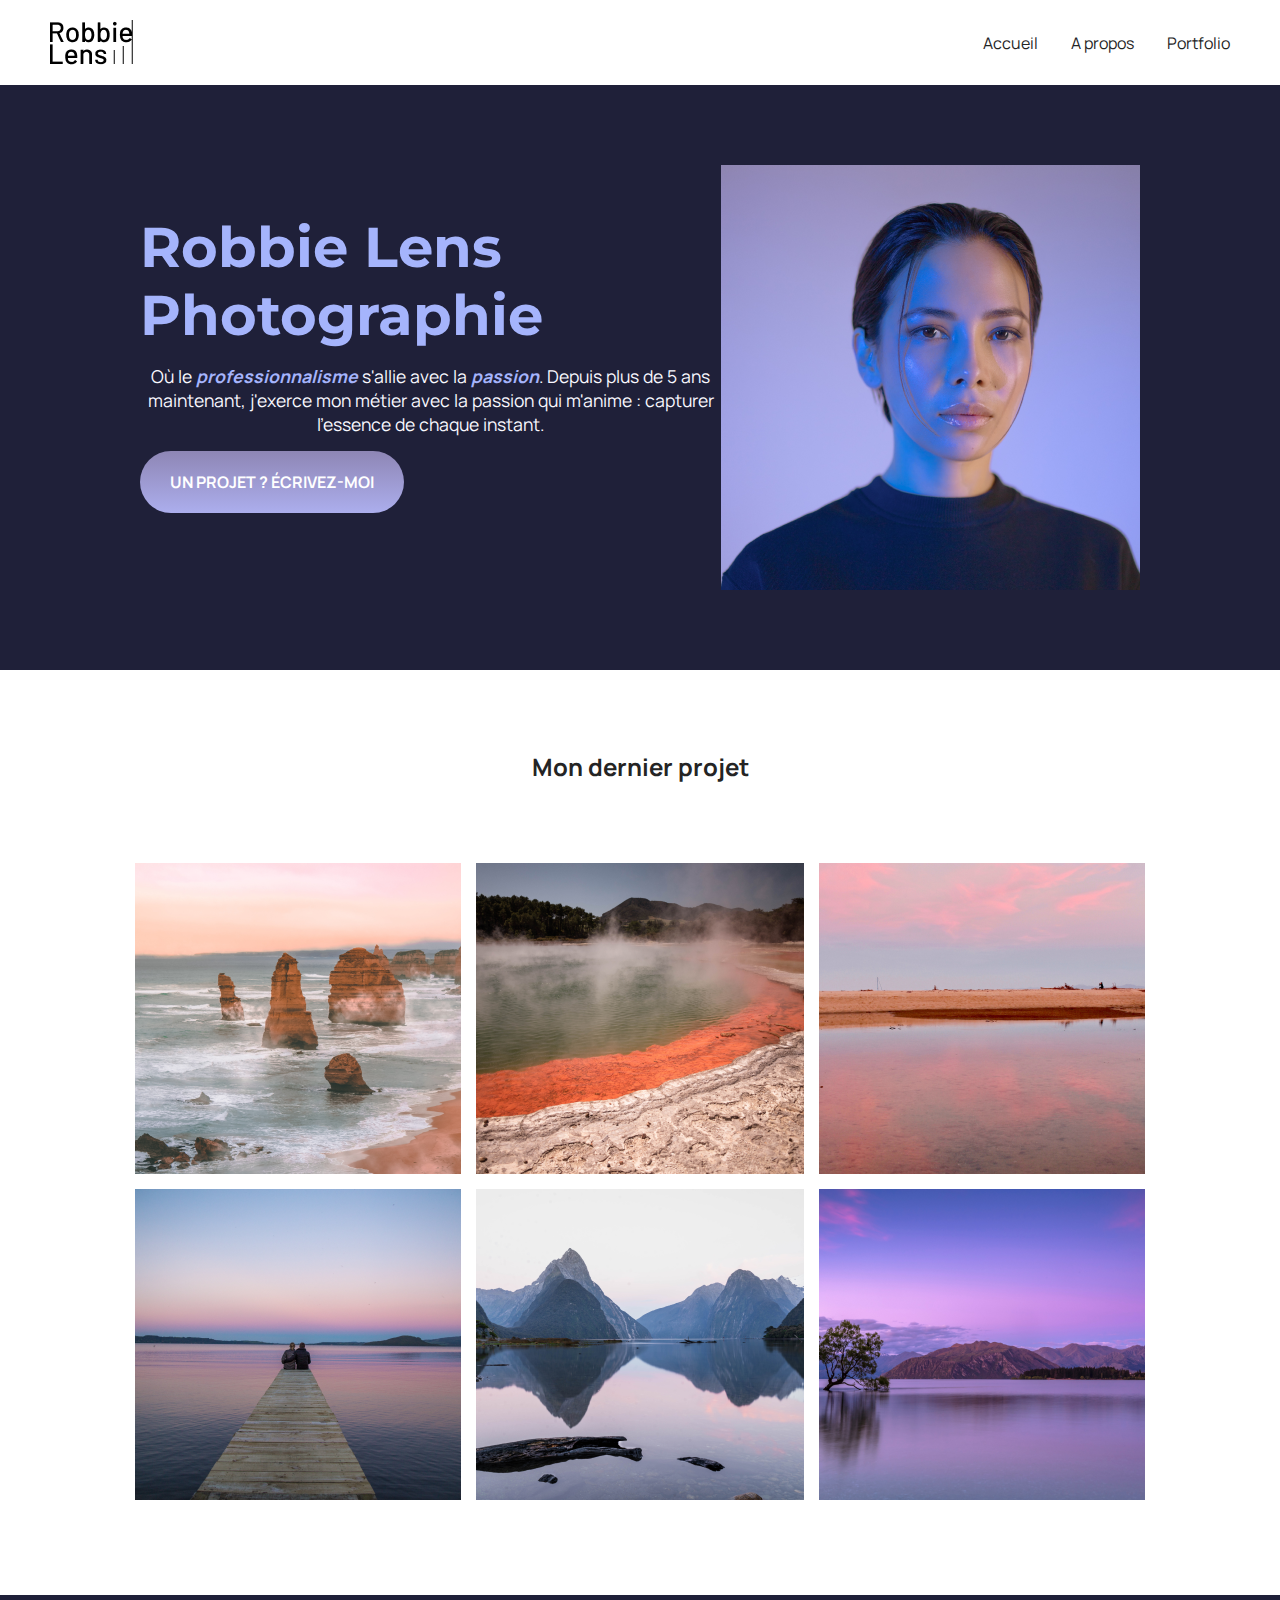
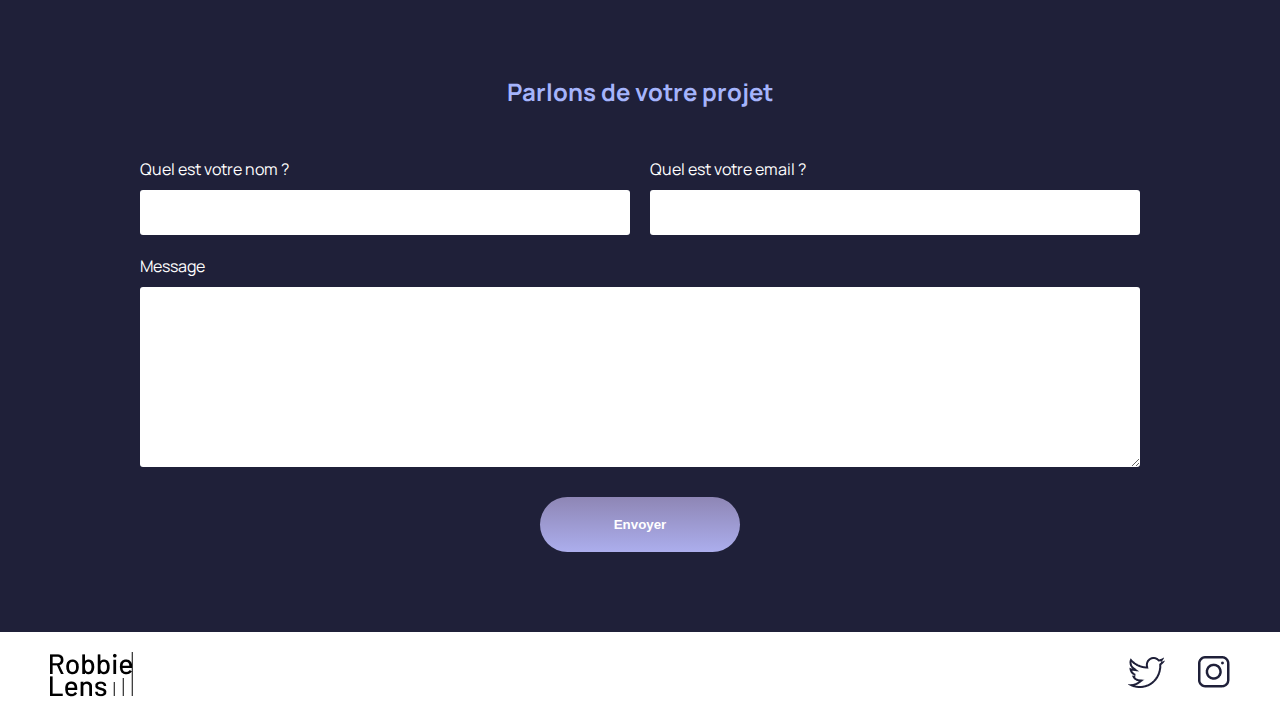
<file: index.html>
<!DOCTYPE html>
<html lang="fr">
    <head>
        <meta charset="utf-8">
        <meta name="viewport" content="width=device-width, initial-scale=1.0">
        <title>Accueil - Robbie Lens Photographie</title>
        <link rel="stylesheet" href="style/style.css">
        <link rel="stylesheet" href="style/index.css">

        <link rel="preconnect" href="https://fonts.googleapis.com">
        <link rel="preconnect" href="https://fonts.gstatic.com" crossorigin>
        <link href="https://fonts.googleapis.com/css2?family=Montserrat:wght@100&display=swap" rel="stylesheet">
        <link rel="preconnect" href="https://fonts.googleapis.com">
        <link rel="preconnect" href="https://fonts.gstatic.com" crossorigin>
        <link href="https://fonts.googleapis.com/css2?family=Manrope:wght@200&family=Montserrat:wght@100&family=Roboto:wght@100&display=swap" rel="stylesheet">

    </head>
    <body>
        <header>
            <nav>
                <img src="image/logo.png" alt="Logo">
                <div>
                    <a href="index.html" alt="Accueil" title="Accueil"> Accueil</a>
                    <a href="a propos de.html" alt="A propos de Robbie-lens" title="A propos de Robbie-lens"> A propos</a> 
                    <a href="portfolio.html" alt="Portfolio" title="Portfolio">Portfolio</a>      
                </div>
            </nav>
        </header>


        <main>
            <section class="accueil_introduction">
                <div>
                    <h1> Robbie Lens Photographie </h1>
                    <p>        Où le <em>professionnalisme</em> s'allie avec la <em>passion</em>. Depuis plus de 5 ans maintenant, j'exerce mon métier avec la passion qui m'anime : capturer l'essence de chaque instant. </p>
                    <a href="#contact"class="cta">UN PROJET ? ÉCRIVEZ-MOI</a><br>
                </div>
                <img src="image/robbie-lens.png" alt="robbie-lens" title="Robbie-lens">
            </section>
            <section class="accueil_photos">
                <h2>Mon dernier projet</h2>
                <div>
                    <img src="image/photo/element-1.png" alt="photo1">
                    <img src="image/photo/element-2.png" alt="photo2">
                    <img src="image/photo/element-3.png" alt="photo3">
                </div>
                <div>
                    <img src="image/photo/element-4.png" alt="photo4">
                    <img src="image/photo/element-5.png" alt="photo5">
                    <img src="image/photo/element-6.png" alt="photo6">
                </div>
            </section>
            <section id="contact" class="section_contact">
                <h2>Parlons de votre projet</h2>
                <form action="" method="get">
                    <div class="form_nom_email">
                        <div class="form_column">
                            <label for="nom">Quel est votre nom ?</label>
                            <input type="text" name="nom" id="nom">
                        </div>
                        <div class="form_column">
                            <label for="email">Quel est votre email ?</label>
                            <input type="email" name="email" id="email">
                        </div>
                    </div>      
                    <label for="mesasge">Message</label>
                    <textarea name="message" id="message" cols="100" rows="10"></textarea>
                    <input type="submit" value="Envoyer" class="cta"> 
                </form>
            </section>
        </main>
        
        <footer>
            <img src="image/logo.png" alt="Logo">
            <div>
                <a href="https://twitter.com/" target="_blank" class="lien_icone"><img src="image/twitter.png" alt="Twitter" title="Twitter"></a>
                <a href="https://www.instagram.com/" target="_blank"class="lien_icone"><img src="image/instagram.png" alt="Instahram" title="Instagram"></a>
            </div>
        </footer>
    </body>
</html>


<!--function tuto (param1,param2....)
    argument fait reference au parametre de la fct 
    argument[0] = param1
    dans le cadre d'une fct sans parametre  :
    function tuto ()
    argument ferai reference au param "injecte de force" dans la fct 
    tuto(3); 
    argument[0]=3
-->
</file>
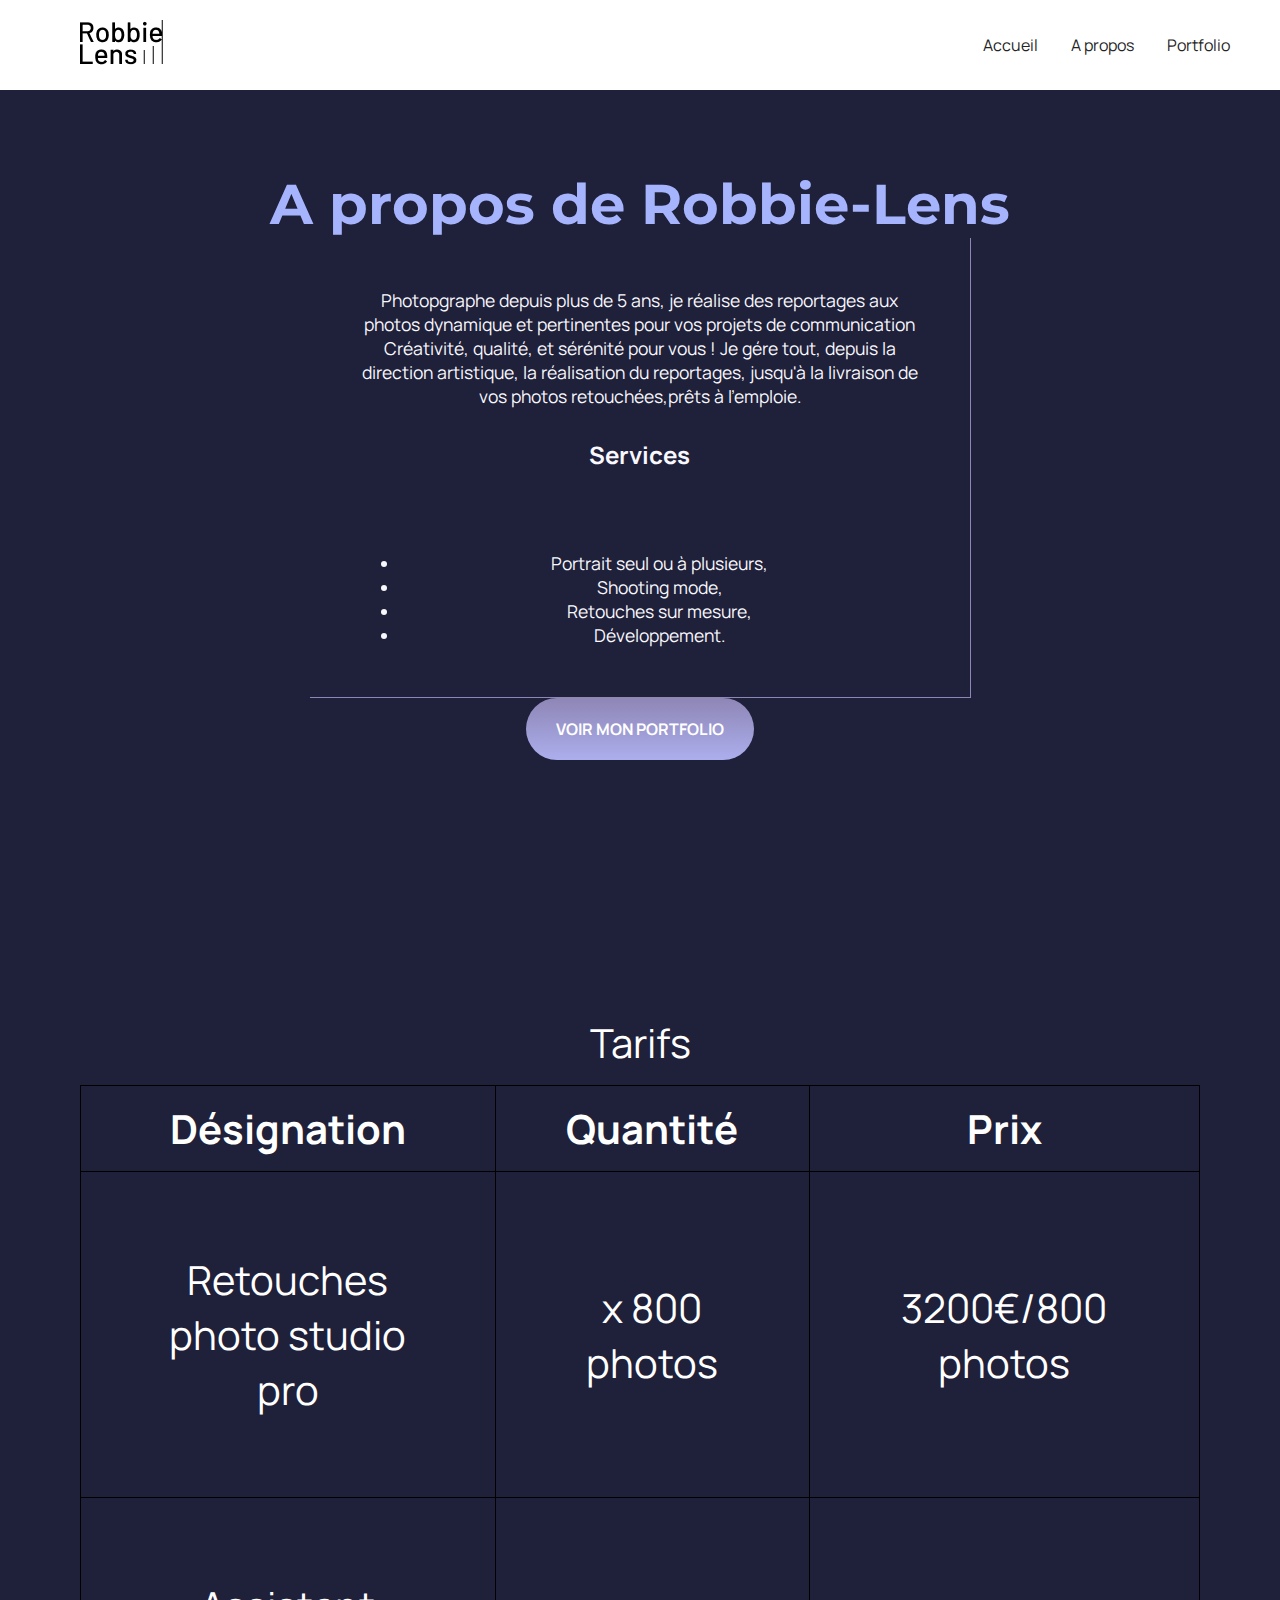
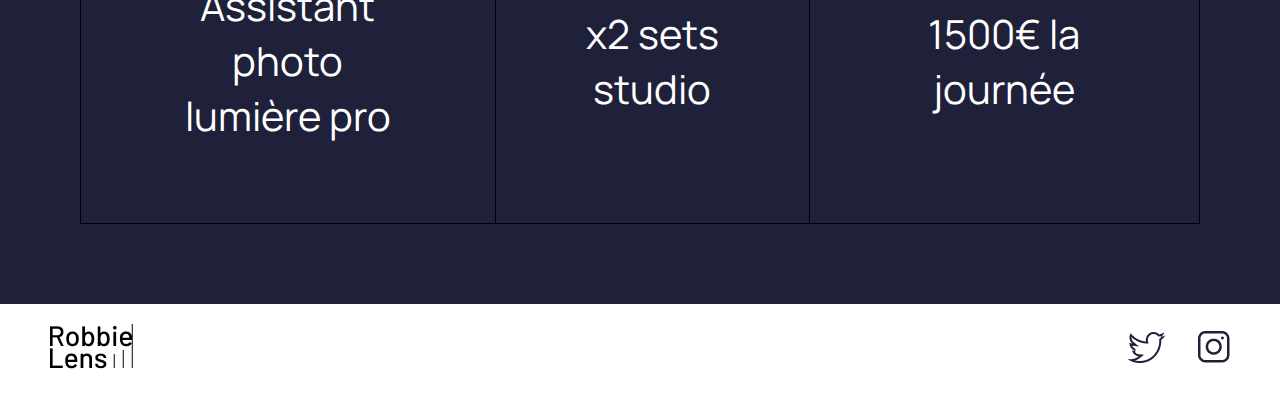
<file: a propos de.html>
<!DOCTYPE html >
<html  lang =" fr ">

<head>
    <jeu de caractères méta  =" utf-8 " >
    <title> À propos - Robbie Lens Photographie </title >
    <link rel="stylesheet" href="style/style.css">
    <link rel="stylesheet" href="style/a_propos_de.css">
    <link rel="preconnect" href="https://fonts.googleapis.com">
    <link rel="preconnect" href="https://fonts.gstatic.com" crossorigin>
    <link href="https://fonts.googleapis.com/css2?family=Montserrat:wght@100&display=swap" rel="stylesheet">
    <link rel="preconnect" href="https://fonts.googleapis.com">
    <link rel="preconnect" href="https://fonts.gstatic.com" crossorigin>
    <link href="https://fonts.googleapis.com/css2?family=Manrope:wght@200&family=Montserrat:wght@100&family=Roboto:wght@100&display=swap" rel="stylesheet">
</head>

<body >
    <header>
        <nav>
            <a href="index.html" class="lien_icone"><img src="image/logo.png" alt="Logo"></a>
            <meta name="viewport" content="width=device-width, initial-scale=1.0">
            <div>
                <a href="index.html" alt="Accueil" title="Accueil"> Accueil</a>
                <a href="a propos de.html" alt="A propos de Robbie-lens" title="A propos de Robbie-lens"> A propos</a>
                <a href="portfolio.html" alt="Portfolio" title="Portfolio">Portfolio</a>     
            </div>
        </nav>
    </header>

    <main class="a_propos_main">
        <section>
            <h1>A propos de Robbie-Lens</h1>
            <div class="carre_contenue">
                <p>Photopgraphe depuis plus de 5 ans, je réalise des reportages aux photos dynamique et pertinentes pour vos projets de communication Créativité, qualité, et sérénité pour vous ! Je gére tout, depuis la direction artistique, la réalisation du reportages, jusqu'à la livraison de vos photos retouchées,prêts à l'emploie.</p> 
                <h2>Services</h2>
                <ul>
                    <li>Portrait seul ou à plusieurs,</li>
                    <li>Shooting mode,</li>
                    <li>Retouches sur mesure,</li>
                    <li>Développement.</li>
                </ul>
            </div>
            <div>
                <a href="portfolio.html"class="cta">VOIR MON PORTFOLIO</a><br>
            </div>
        </section>
        <section>
            
            <table>
                <caption class="tarifs">Tarifs</caption>
                <thead>
                    <tr>
                        <th>Désignation</th>
                        <th>Quantité</th>
                        <th>Prix</th>
                    </tr>
                </thead>
                <tbody>
                    <tr>
                        <td>Retouches photo studio pro</td>
                        <td>x 800 photos</td>
                        <td>3200€/800 photos</td>
                    </tr>
                    <tr>
                        <td>Assistant photo lumière pro</td>
                        <td>x2 sets studio</td>
                        <td>1500€ la journée</td>
                    </tr>
                </tbody>
            </table>

        </section>
</main>
<footer>
    <a href="index.html" class="lien-icone"><img src="image/logo.png" alt="Logo Robbie Lens" >
    <div>
        <a href="https://twitter.com/" target="_blank" class="lien_icone"><img src="image/twitter.png" alt="Twitter"></a>
        <a href="https://www.instagram.com/" target="_blank"class="lien_icone"><img src="image/instagram.png" alt="Instagram"></a>
    </div>
</footer>


</body> 

</html>
</file>
<file: style/style.css>
* {
    margin: 0;
  }

body{
    font-family: 'Manrope', sans-serif;
    background-color: #1F2039;
    font-size: 1em;
}

a {
    text-decoration: none;
    color:#242424;
    }
a:hover{
        text-decoration: underline;
      
    }
    
a:active{
        text-decoration-color: #1F2039;
    }
    
a:focus{
        
        outline-color: red;
        color: red;
    }
    
a:visited {
        color: purple;
    }
 em {
        color: #A5B4FC;
        font-style: italic;
        font-weight: 700;
    }
    

h1{
    color: #A5B4FC;
    font-size: 3.5em;
    font-family: 'Montserrat', sans-serif;
}

h2{
    color: #F9F8FF; 
    
}

p, li {
    font-size: 1.1em;
    color: #F9F8FF;
    text-align: center;
}




header, footer
{
    background-color: white;
    padding: 20px 50px;  
}



.cta{
    background: linear-gradient(#8E86B5 , #ACAEED);
    color: white;
    font-weight: 700;
    border-radius: 50px ;
    padding: 20px 30px;
    display: inline-block;
   
}

.cta:hover{
    background: linear-gradient(#696484 , #8788BA);
    text-decoration: none;
}

.lien_icone{
    margin-left: 30px;
}
.lien_icone:hover
{
    opacity: 0.5;
}



section{
    padding: 80px;
}


footer, nav{
    display: flex;
    flex-direction: row;
    align-items: center;
    justify-content: space-between;
}

nav a {
    margin-left: 30px;
}

@media screen and (max-width: 996px) {

    header nav{
       
        flex-direction: column;    
        align-items: center;
        justify-content: center;

    }

    header nav img {

        margin-bottom: 20px;
    }

    header,footer {
        padding: 20px 20px;
    }

    h1 {
        font-size: 2em;
    }

    section {
        padding:  50px 20px 50px 20px;
    }

    nav a {
        margin-left: 10px;
        margin-right: 10px;

    }

    .cta {
        width: 50% ;
        margin-left: auto;
        margin-right: auto;
        
    }

   
}
</file>
<file: style/index.css>
.accueil_photos {
    background-color: white;
    padding: 80px;
}
.accueil_photos h2 {
    color: #242424;
    text-align: center;
    margin-bottom: 80px;
}

.accueil_photos div {

    display: flex;
    flex-direction: row ;
    margin-bottom: 15px;
    gap: 15px;
    justify-content: center;
}

.accueil_introduction{
    display: flex;
    flex-direction: row;
    align-items: center;
    margin: auto;
    max-width: 1000px;
    text-justify: auto;

}

.accueil_introduction h1 {
    margin-bottom: 15px;
}

.accueil_introduction p {
    margin-bottom: 15px;
}

.accueil_introduction div {
    margin-bottom: 30px;
}

.section_contact h2 {
    color: #a5b4fc;
    text-align: center;
    margin-bottom: 50px;
}

form{
    display: flex;
    flex-direction: column;
    max-width: 1000px;
    margin: auto;
    color: white;
}
.form_nom_email {
    display: flex;
    flex-direction: row;
    gap: 20px;
}

.form_column{
    flex: 1 ;
    display: flex;
    flex-direction: column;
    margin-bottom: 20px;
    
}

input,textarea {
    padding: 15px;
    border-radius: 3px;
    border: none;
}

label{
    margin-bottom: 10px;
}

input[type='submit']{
    width: 200px;
    margin: auto;
    margin-top: 30px;
}

@media screen and (max-width: 996px) {

    .accueil_introduction{
        flex-direction: column-reverse;
        text-align: center;
    }

    .accueil_photos div {
        flex-direction: column;
    }

    .form_nom_email{   
           
        flex-direction: column;
    }

}
</file>
<file: style/a_propos_de.css>
.a_propos_main{
    margin: auto;
}

.carre_contenue{
    border-right: 1px solid #8e86b5;
    border-bottom: 1px solid #8e86b5;
    padding: 50px; 
    width: 50%;
    margin: auto;
    text-align: center;
}

.carre_contenue h2 {
    margin-top: 30px;
}
.carre_contenue ul {
    margin-top: 30px;
}
.carre_contenue + div {
    text-align: center;
}

table{
    border-collapse: collapse;
    font-size: 40px;
    color: white;
    width: 100%;
    text-align: center;
    margin-top: 80px;
    
  }
 
td , th {
 
     border: 1px solid black;
     padding: 15px;
     }

td {
    padding: 80px;
 }

h2 {
    margin-bottom: 80px;
}

h1,h2 {
    text-align: center;
}

.tarifs {
    padding: 15px;
    
}

@media screen and (max-width: 996px){

    table {
        display: none;
    }
}
</file>
